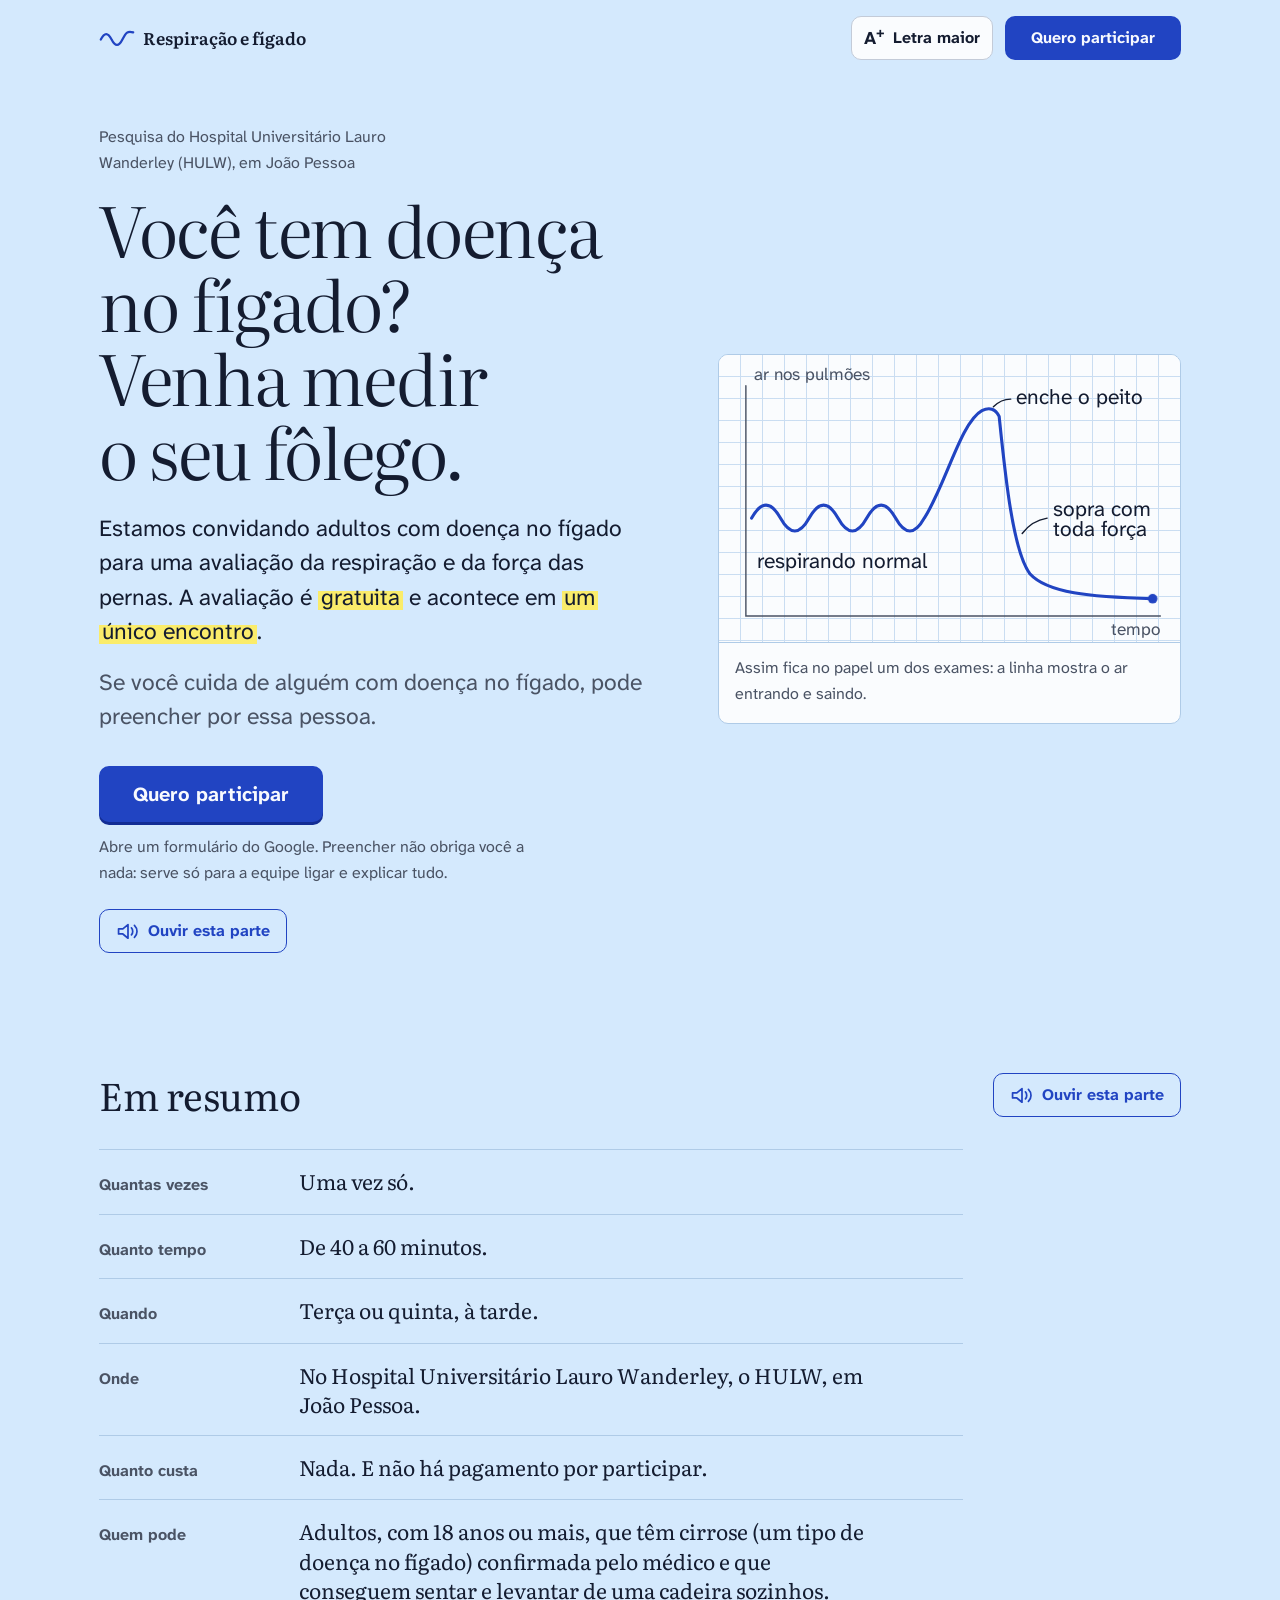
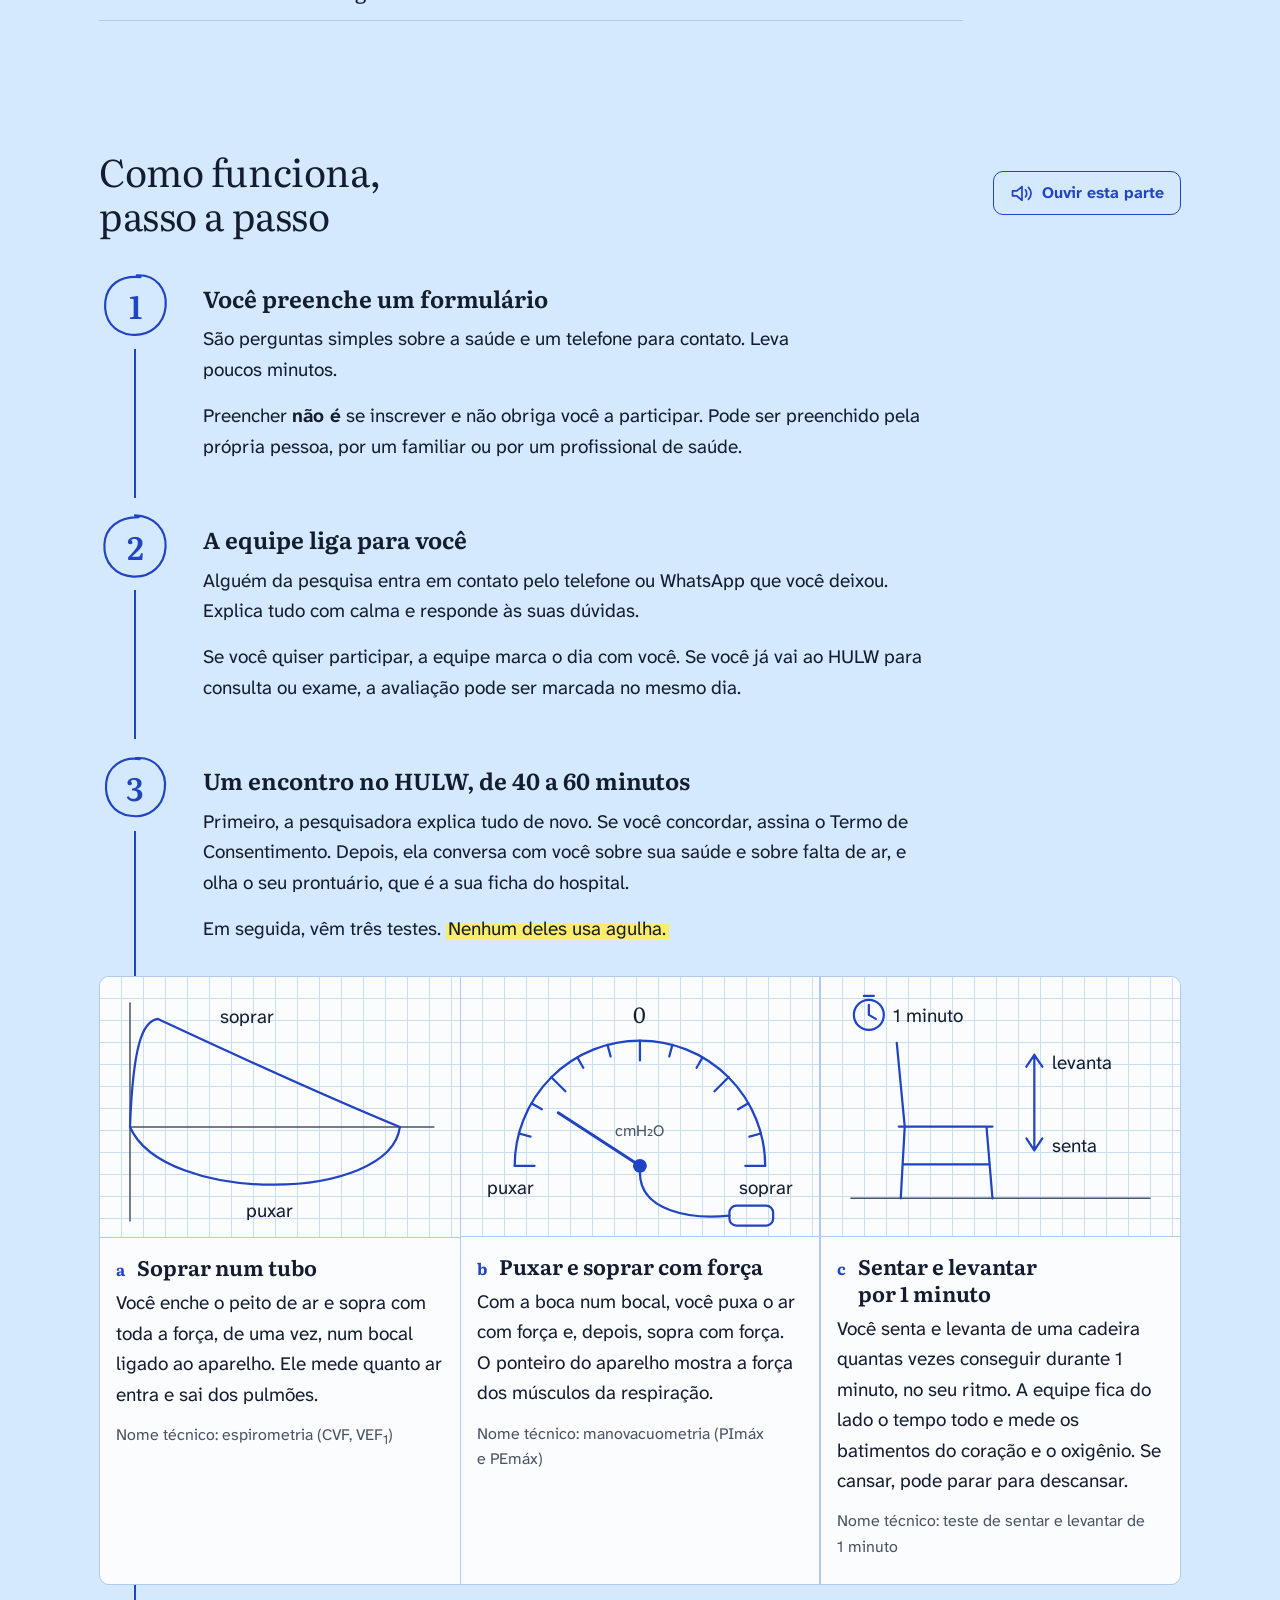
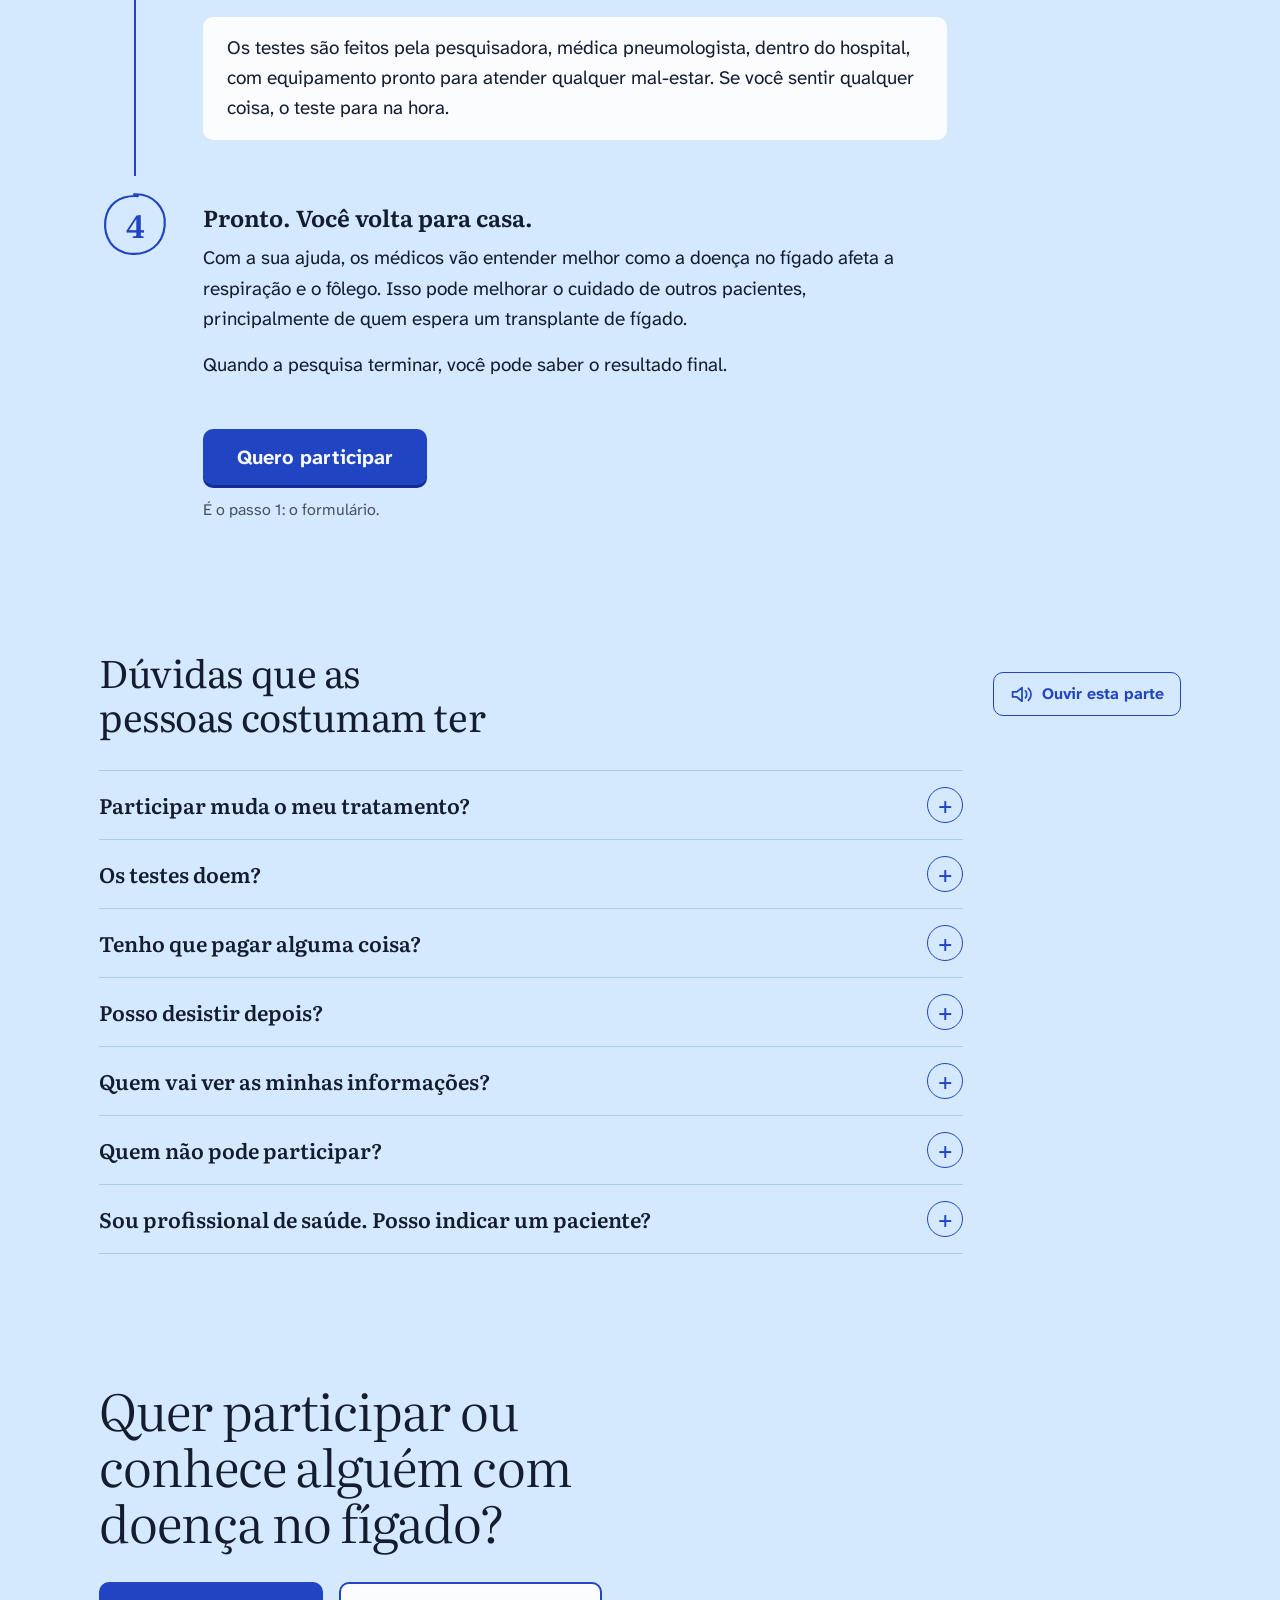
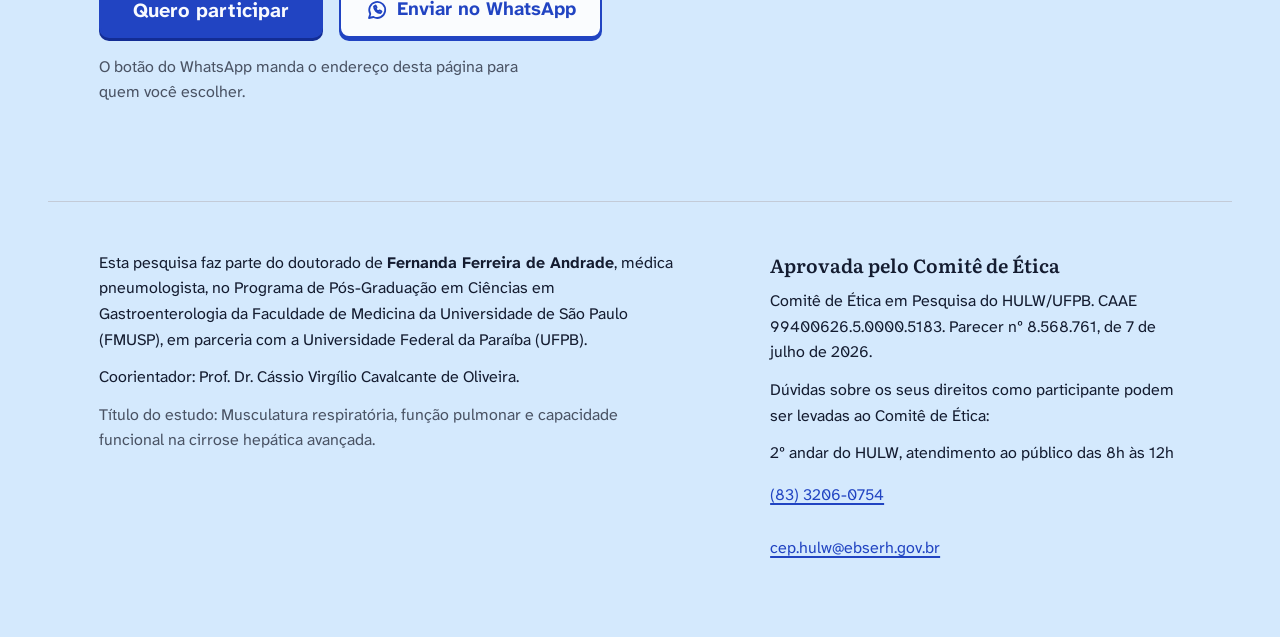
<file: index.html>
<!doctype html>
<html lang="pt-BR">
<head>
  <meta charset="utf-8">
  <meta name="viewport" content="width=device-width, initial-scale=1, viewport-fit=cover">
  <title>Pesquisa sobre respiração e fígado · HULW</title>
  <meta name="description" content="Pesquisa do Hospital Universitário Lauro Wanderley (HULW/UFPB), em João Pessoa, convida adultos com doença no fígado para uma avaliação gratuita da respiração e do fôlego, em um único encontro.">
  <meta name="theme-color" content="#d4e9fd">

  <meta property="og:type" content="website">
  <meta property="og:locale" content="pt_BR">
  <meta property="og:title" content="Você tem doença no fígado? Venha medir o seu fôlego.">
  <meta property="og:description" content="Avaliação gratuita da respiração, em um único encontro no HULW, em João Pessoa. Pesquisa aprovada pelo Comitê de Ética.">
  <meta property="og:image" content="https://mhfc-lgtm.github.io/pesquisa-respiracao-cirrose/assets/og.png">
  <meta property="og:image:width" content="1200">
  <meta property="og:image:height" content="630">
  <meta name="twitter:card" content="summary_large_image">

  <link rel="icon" href="assets/favicon.svg" type="image/svg+xml">
  <link rel="preconnect" href="https://fonts.googleapis.com">
  <link rel="preconnect" href="https://fonts.gstatic.com" crossorigin>
  <link rel="stylesheet" href="https://fonts.googleapis.com/css2?family=Atkinson+Hyperlegible+Next:ital,wght@0,400;0,700;1,400&family=Literata:opsz,wght@7..72,300..700&display=swap">
  <link rel="stylesheet" href="tokens.css">
  <link rel="stylesheet" href="styles.css">
  <script src="script.js" defer></script>
</head>
<body>
  <a class="skip" href="#conteudo">Pular para o conteúdo</a>

  <header class="topo">
    <a class="marca" href="#inicio" aria-label="Respiração e fígado, início da página">
      <svg class="marca__sinal" viewBox="0 0 40 24" aria-hidden="true">
        <path d="M2 14 C6 6 10 6 14 14 S22 22 26 14 S32 4 38 6" />
      </svg>
      <span class="marca__nome">Respiração e fígado</span>
    </a>
    <div class="topo__acoes">
      <button class="letra" type="button" aria-pressed="false" data-letra>
        <span aria-hidden="true">A<span class="letra__mais">+</span></span>
        <span class="letra__rotulo">Letra maior</span>
      </button>
      <a class="botao botao--topo" href="https://forms.gle/LZEvPkAZcpe3RCXU9">Quero participar</a>
    </div>
  </header>

  <main id="conteudo">

    <!-- Abertura -->
    <section class="abertura" id="inicio" aria-labelledby="titulo">
      <div class="abertura__texto" data-leitura>
        <p class="abertura__quem">Pesquisa do Hospital Universitário Lauro Wanderley (HULW), em João Pessoa</p>
        <h1 id="titulo">Você tem doença no fígado? Venha medir o seu fôlego.</h1>
        <p class="abertura__lede">Estamos convidando adultos com doença no fígado para uma avaliação da respiração e da força das pernas. A avaliação é <mark>gratuita</mark> e acontece em <mark>um único encontro</mark>.</p>
        <p class="abertura__lede abertura__lede--menor">Se você cuida de alguém com doença no fígado, pode preencher por essa pessoa.</p>

        <div class="chamada" data-nao-ler>
          <a class="botao botao--grande" href="https://forms.gle/LZEvPkAZcpe3RCXU9" data-cta-principal>Quero participar</a>
          <p class="chamada__nota">Abre um formulário do Google. Preencher não obriga você a nada: serve só para a equipe ligar e explicar tudo.</p>
        </div>

        <button class="ouvir" type="button" data-ouvir="inicio" data-nao-ler>
          <svg viewBox="0 0 28 24" aria-hidden="true"><path d="M3 9h5l6-5v16l-6-5H3z"/><path class="ouvir__onda" d="M18 8c2 2 2 6 0 8M21.5 5c4 4 4 10 0 14"/></svg>
          <span data-ouvir-rotulo>Ouvir esta parte</span>
        </button>
      </div>

      <figure class="prancha prancha--abertura" data-nao-ler>
        <svg class="traco" viewBox="0 0 480 300" role="img" aria-labelledby="traco-desc">
          <title id="traco-desc">Desenho de um exame de respiração: uma linha de caneta sobe e desce devagar enquanto a pessoa respira normal, sobe bem alto quando ela enche o peito e cai rápido quando ela sopra com toda força.</title>
          <path class="traco__eixo" d="M28 32 V272 H460" />
          <text class="traco__eixo-rotulo" x="36" y="26">ar nos pulmões</text>
          <text class="traco__eixo-rotulo" x="460" y="292" text-anchor="end">tempo</text>
          <path class="traco__linha" pathLength="1"
            d="M34 170 C44 152 54 152 64 170 C74 188 84 188 94 170 C104 152 114 152 124 170 C134 188 144 188 154 170 C164 152 174 152 184 170 C194 188 204 188 214 170 C236 136 252 70 274 58 C282 54 288 56 292 64 C298 122 306 204 324 228 C342 248 386 252 452 254" />
          <circle class="traco__ponta" cx="452" cy="254" r="5" />
          <g class="traco__nota traco__nota--1">
            <text x="40" y="222">respirando normal</text>
          </g>
          <g class="traco__nota traco__nota--2">
            <path d="M304 46 C296 46 290 50 286 54" />
            <text x="310" y="51">enche o peito</text>
          </g>
          <g class="traco__nota traco__nota--3">
            <path d="M342 170 C330 172 322 178 316 186" />
            <text x="348" y="168">sopra com</text>
            <text x="348" y="189">toda força</text>
          </g>
        </svg>
        <figcaption>Assim fica no papel um dos exames: a linha mostra o ar entrando e saindo.</figcaption>
      </figure>
    </section>

    <!-- Em resumo -->
    <section class="resumo" id="resumo" aria-labelledby="resumo-titulo">
      <div class="resumo__cabeca">
        <h2 id="resumo-titulo">Em resumo</h2>
        <button class="ouvir" type="button" data-ouvir="resumo" data-nao-ler>
          <svg viewBox="0 0 28 24" aria-hidden="true"><path d="M3 9h5l6-5v16l-6-5H3z"/><path class="ouvir__onda" d="M18 8c2 2 2 6 0 8M21.5 5c4 4 4 10 0 14"/></svg>
          <span data-ouvir-rotulo>Ouvir esta parte</span>
        </button>
      </div>
      <dl class="ficha" data-leitura>
        <div class="ficha__linha">
          <dt>Quantas vezes</dt>
          <dd>Uma vez só.</dd>
        </div>
        <div class="ficha__linha">
          <dt>Quanto tempo</dt>
          <dd>De 40 a 60 minutos.</dd>
        </div>
        <div class="ficha__linha">
          <dt>Quando</dt>
          <dd>Terça ou quinta, à tarde.</dd>
        </div>
        <div class="ficha__linha">
          <dt>Onde</dt>
          <dd>No Hospital Universitário Lauro Wanderley, o HULW, em João Pessoa.</dd>
        </div>
        <div class="ficha__linha">
          <dt>Quanto custa</dt>
          <dd>Nada. E não há pagamento por participar.</dd>
        </div>
        <div class="ficha__linha">
          <dt>Quem pode</dt>
          <dd>Adultos, com 18 anos ou mais, que têm cirrose (um tipo de doença no fígado) confirmada pelo médico e que conseguem sentar e levantar de uma cadeira sozinhos.</dd>
        </div>
      </dl>
    </section>

    <!-- Como funciona: a sequência real da participação -->
    <section class="percurso" id="como-funciona" aria-labelledby="percurso-titulo">
      <div class="percurso__cabeca">
        <h2 id="percurso-titulo">Como funciona, passo a passo</h2>
        <button class="ouvir" type="button" data-ouvir="como-funciona" data-nao-ler>
          <svg viewBox="0 0 28 24" aria-hidden="true"><path d="M3 9h5l6-5v16l-6-5H3z"/><path class="ouvir__onda" d="M18 8c2 2 2 6 0 8M21.5 5c4 4 4 10 0 14"/></svg>
          <span data-ouvir-rotulo>Ouvir esta parte</span>
        </button>
      </div>

      <ol class="etapas" data-leitura>
        <li class="etapa">
          <span class="etapa__num" aria-hidden="true">
            <svg viewBox="0 0 80 80"><path d="M42 7 C63 6 76 22 74 42 C72 62 56 75 36 73 C16 71 5 56 7 36 C9 18 23 7 46 9" /></svg>
            1
          </span>
          <div class="etapa__corpo">
            <h3>Você preenche um formulário</h3>
            <p>São perguntas simples sobre a saúde e um telefone para contato. Leva poucos minutos.</p>
            <p>Preencher <strong>não é</strong> se inscrever e não obriga você a participar. Pode ser preenchido pela própria pessoa, por um familiar ou por um profissional de saúde.</p>
          </div>
        </li>

        <li class="etapa">
          <span class="etapa__num" aria-hidden="true">
            <svg viewBox="0 0 80 80"><path d="M40 6 C61 7 75 21 74 41 C73 61 58 75 38 74 C18 73 5 58 6 38 C7 20 21 8 44 8" /></svg>
            2
          </span>
          <div class="etapa__corpo">
            <h3>A equipe liga para você</h3>
            <p>Alguém da pesquisa entra em contato pelo telefone ou WhatsApp que você deixou. Explica tudo com calma e responde às suas dúvidas.</p>
            <p>Se você quiser participar, a equipe marca o dia com você. Se você já vai ao HULW para consulta ou exame, a avaliação pode ser marcada no mesmo dia.</p>
          </div>
        </li>

        <li class="etapa etapa--larga">
          <span class="etapa__num" aria-hidden="true">
            <svg viewBox="0 0 80 80"><path d="M41 8 C62 6 76 23 73 43 C71 62 55 75 35 72 C16 70 6 54 8 35 C10 18 25 6 45 9" /></svg>
            3
          </span>
          <div class="etapa__corpo">
            <h3>Um encontro no HULW, de 40 a 60 minutos</h3>
            <p>Primeiro, a pesquisadora explica tudo de novo. Se você concordar, assina o Termo de Consentimento. Depois, ela conversa com você sobre sua saúde e sobre falta de ar, e olha o seu prontuário, que é a sua ficha do hospital.</p>
            <p>Em seguida, vêm três testes. <mark>Nenhum deles usa agulha.</mark></p>
          </div>

          <div class="testes">
            <figure class="prancha teste">
              <svg viewBox="0 0 360 260" role="img" aria-labelledby="t1-desc">
                <title id="t1-desc">Desenho do resultado do teste de sopro: uma curva sobe rápido quando a pessoa sopra e depois desce devagar.</title>
                <path class="eixo" d="M30 26 V244 M30 150 H334" />
                <path class="curva" d="M30 150 C33 70 42 44 58 42 C118 70 222 118 300 150 C290 226 64 228 30 150" />
                <text x="120" y="46">soprar</text>
                <text x="146" y="240">puxar</text>
              </svg>
              <figcaption>
                <h4><span class="painel__letra">a</span> Soprar num tubo</h4>
                <p>Você enche o peito de ar e sopra com toda a força, de uma vez, num bocal ligado ao aparelho. Ele mede quanto ar entra e sai dos pulmões.</p>
                <p class="tecnico">Nome técnico: espirometria (CVF, VEF<sub>1</sub>)</p>
              </figcaption>
            </figure>

            <figure class="prancha teste">
              <svg viewBox="0 0 360 260" role="img" aria-labelledby="t2-desc">
                <title id="t2-desc">Desenho de um medidor de força com ponteiro: de um lado mede a força para puxar o ar, do outro a força para soprar.</title>
                <path class="curva" d="M54 190 A126 126 0 0 1 306 190" />
                <path class="tique" d="M74.0 190.0L54.0 190.0 M69.9 160.5L58.3 157.4 M81.3 133.0L70.9 127.0 M105.0 115.0L90.9 100.9 M123.0 91.3L117.0 80.9 M150.5 79.9L147.4 68.3 M180.0 84.0L180.0 64.0 M209.5 79.9L212.6 68.3 M237.0 91.3L243.0 80.9 M255.0 115.0L269.1 100.9 M278.7 133.0L289.1 127.0 M290.1 160.5L301.7 157.4 M286.0 190.0L306.0 190.0" />
                <path class="ponteiro" d="M180 190 L97.8 136.6" />
                <circle class="eixo-cheio" cx="180" cy="190" r="7" />
                <path class="curva" d="M180 197 C180 236 232 244 270 240" />
                <rect class="curva" x="270" y="230" width="44" height="20" rx="7" />
                <text class="num" x="180" y="46" text-anchor="middle">0</text>
                <text x="26" y="218">puxar</text>
                <text x="334" y="218" text-anchor="end">soprar</text>
                <text class="pequeno" x="180" y="160" text-anchor="middle">cmH₂O</text>
              </svg>
              <figcaption>
                <h4><span class="painel__letra">b</span> Puxar e soprar com força</h4>
                <p>Com a boca num bocal, você puxa o ar com força e, depois, sopra com força. O ponteiro do aparelho mostra a força dos músculos da respiração.</p>
                <p class="tecnico">Nome técnico: manovacuometria (PImáx e PEmáx)</p>
              </figcaption>
            </figure>

            <figure class="prancha teste">
              <svg viewBox="0 0 360 260" role="img" aria-labelledby="t3-desc">
                <title id="t3-desc">Desenho de uma cadeira vista de lado, com uma seta para cima e para baixo indicando sentar e levantar, e um cronômetro marcando um minuto.</title>
                <path class="eixo" d="M30 222 H330" />
                <path class="curva" d="M84 150 L76 66 M78 150 H172 M84 150 L80 222 M166 150 L172 222 M82 188 H168" />
                <path class="seta" d="M214 78 V174 M206 90 L214 78 L222 90 M206 162 L214 174 L222 162" />
                <text x="232" y="92">levanta</text>
                <text x="232" y="176">senta</text>
                <circle class="curva" cx="48" cy="38" r="15" />
                <path class="curva" d="M48 38 V28 M48 38 L55 42 M43 19 H53" />
                <text x="72" y="45">1 minuto</text>
              </svg>
              <figcaption>
                <h4><span class="painel__letra">c</span> Sentar e levantar por 1 minuto</h4>
                <p>Você senta e levanta de uma cadeira quantas vezes conseguir durante 1 minuto, no seu ritmo. A equipe fica do lado o tempo todo e mede os batimentos do coração e o oxigênio. Se cansar, pode parar para descansar.</p>
                <p class="tecnico">Nome técnico: teste de sentar e levantar de 1 minuto</p>
              </figcaption>
            </figure>
          </div>

          <p class="etapa__aviso">Os testes são feitos pela pesquisadora, médica pneumologista, dentro do hospital, com equipamento pronto para atender qualquer mal-estar. Se você sentir qualquer coisa, o teste para na hora.</p>
        </li>

        <li class="etapa">
          <span class="etapa__num" aria-hidden="true">
            <svg viewBox="0 0 80 80"><path d="M39 7 C60 6 75 22 73 42 C71 63 55 75 35 73 C15 71 5 55 7 36 C9 19 22 8 43 9" /></svg>
            4
          </span>
          <div class="etapa__corpo">
            <h3>Pronto. Você volta para casa.</h3>
            <p>Com a sua ajuda, os médicos vão entender melhor como a doença no fígado afeta a respiração e o fôlego. Isso pode melhorar o cuidado de outros pacientes, principalmente de quem espera um transplante de fígado.</p>
            <p>Quando a pesquisa terminar, você pode saber o resultado final.</p>
          </div>
        </li>
      </ol>

      <div class="chamada chamada--meio" data-nao-ler>
        <a class="botao botao--grande" href="https://forms.gle/LZEvPkAZcpe3RCXU9">Quero participar</a>
        <p class="chamada__nota">É o passo 1: o formulário.</p>
      </div>
    </section>

    <!-- Dúvidas -->
    <section class="duvidas" id="duvidas" aria-labelledby="duvidas-titulo">
      <div class="duvidas__cabeca">
        <h2 id="duvidas-titulo">Dúvidas que as pessoas costumam ter</h2>
        <button class="ouvir" type="button" data-ouvir="duvidas" data-nao-ler>
          <svg viewBox="0 0 28 24" aria-hidden="true"><path d="M3 9h5l6-5v16l-6-5H3z"/><path class="ouvir__onda" d="M18 8c2 2 2 6 0 8M21.5 5c4 4 4 10 0 14"/></svg>
          <span data-ouvir-rotulo>Ouvir esta parte</span>
        </button>
      </div>

      <div class="perguntas" data-leitura>
        <details>
          <summary>Participar muda o meu tratamento?</summary>
          <div class="resposta">
            <p>Não. Participar ou não participar <mark>não muda em nada o seu tratamento</mark> no hospital. Você continua sendo atendido do mesmo jeito.</p>
          </div>
        </details>
        <details>
          <summary>Os testes doem?</summary>
          <div class="resposta">
            <p>Nenhum teste usa agulha nem tira sangue. Você pode sentir cansaço, tosse, falta de ar leve ou uma tontura que passa logo. Se sentir qualquer desconforto, o teste é interrompido na hora e a equipe cuida de você.</p>
          </div>
        </details>
        <details>
          <summary>Tenho que pagar alguma coisa?</summary>
          <div class="resposta">
            <p>Não. Tudo é gratuito. Também não há pagamento por participar. Se você tiver algum gasto por causa da pesquisa, tem direito a ser ressarcido.</p>
          </div>
        </details>
        <details>
          <summary>Posso desistir depois?</summary>
          <div class="resposta">
            <p>Pode, a qualquer momento, mesmo depois de assinar o termo. Basta avisar. Você não perde nada por isso.</p>
          </div>
        </details>
        <details>
          <summary>Quem vai ver as minhas informações?</summary>
          <div class="resposta">
            <p>Só a equipe da pesquisa. Seus dados ganham um código no lugar do nome e ficam guardados com segurança. Quando os resultados forem publicados, ninguém vai saber quem participou.</p>
          </div>
        </details>
        <details>
          <summary>Quem não pode participar?</summary>
          <div class="resposta">
            <p>Pessoas com doença dos nervos ou dos músculos, com doença grave do pulmão, ou que não estejam bem de saúde no dia. Na dúvida, preencha o formulário: a equipe confere com você por telefone.</p>
          </div>
        </details>
        <details>
          <summary>Sou profissional de saúde. Posso indicar um paciente?</summary>
          <div class="resposta">
            <p>Pode. No formulário, escolha a opção “Sou profissional de saúde indicando um paciente” e deixe o contato da pessoa, com a autorização dela.</p>
          </div>
        </details>
      </div>
    </section>

    <!-- Fecho -->
    <section class="fecho" id="participar" aria-labelledby="fecho-titulo">
      <h2 id="fecho-titulo">Quer participar ou conhece alguém com doença no fígado?</h2>
      <div class="fecho__acoes">
        <a class="botao botao--grande" href="https://forms.gle/LZEvPkAZcpe3RCXU9" data-cta-final>Quero participar</a>
        <a class="botao botao--contorno" href="https://wa.me/?text=Pesquisa%20do%20HULW%20sobre%20respira%C3%A7%C3%A3o%20e%20doen%C3%A7a%20no%20f%C3%ADgado%3A%20avalia%C3%A7%C3%A3o%20gratuita%2C%20em%20um%20%C3%BAnico%20encontro.%20Veja%3A%20https%3A%2F%2Fmhfc-lgtm.github.io%2Fpesquisa-respiracao-cirrose%2F" data-whatsapp>
          <svg viewBox="0 0 24 24" aria-hidden="true"><path d="M4 20l1.3-4A8 8 0 1 1 8.4 19z"/><path d="M9 8.5c0 3.5 3 6.5 6.5 6.5l1-1.6-2-1-1 1c-1.2-.5-2.4-1.7-2.9-2.9l1-1-1-2z"/></svg>
          Enviar no WhatsApp
        </a>
      </div>
      <p class="fecho__nota">O botão do WhatsApp manda o endereço desta página para quem você escolher.</p>
    </section>
  </main>

  <footer class="rodape">
    <div class="rodape__carta">
      <p>Esta pesquisa faz parte do doutorado de <strong>Fernanda Ferreira de Andrade</strong>, médica pneumologista, no Programa de Pós-Graduação em Ciências em Gastroenterologia da Faculdade de Medicina da Universidade de São Paulo (FMUSP), em parceria com a Universidade Federal da Paraíba (UFPB).</p>
      <p>Coorientador: Prof. Dr. Cássio Virgílio Cavalcante de Oliveira.</p>
      <p class="rodape__titulo-estudo">Título do estudo: Musculatura respiratória, função pulmonar e capacidade funcional na cirrose hepática avançada.</p>
    </div>
    <div class="rodape__etica">
      <h2 class="rodape__h">Aprovada pelo Comitê de Ética</h2>
      <p>Comitê de Ética em Pesquisa do HULW/UFPB. CAAE 99400626.5.0000.5183. Parecer nº 8.568.761, de 7 de julho de 2026.</p>
      <p>Dúvidas sobre os seus direitos como participante podem ser levadas ao Comitê de Ética:</p>
      <ul class="rodape__contato">
        <li>2º andar do HULW, atendimento ao público das 8h às 12h</li>
        <li><a href="tel:+558332060754">(83) 3206-0754</a></li>
        <li><a href="mailto:cep.hulw@ebserh.gov.br">cep.hulw@ebserh.gov.br</a></li>
      </ul>
    </div>
  </footer>

  <!-- Barra fixa no celular -->
  <div class="barra" data-barra hidden>
    <a class="botao botao--barra" href="https://forms.gle/LZEvPkAZcpe3RCXU9">Quero participar</a>
  </div>
</body>
</html>
</file>
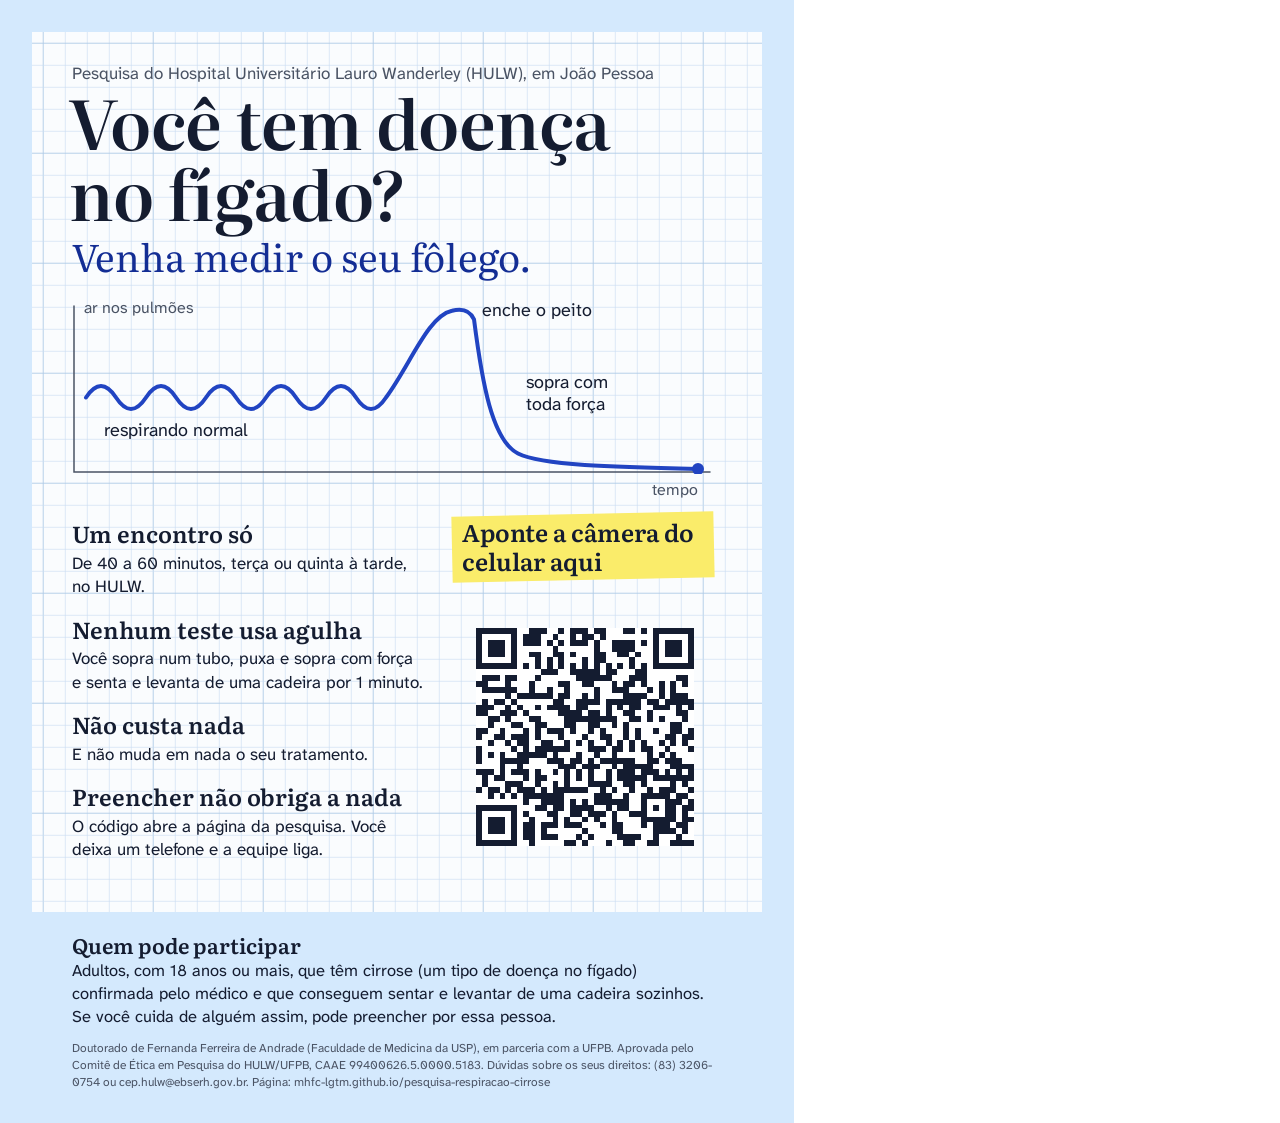
<file: cartaz/index.html>
<!doctype html>
<html lang="pt-BR">
<head>
  <meta charset="utf-8">
  <meta name="viewport" content="width=device-width, initial-scale=1">
  <title>Cartaz: respiração e fígado</title>
  <meta name="robots" content="noindex">
  <link rel="preconnect" href="https://fonts.googleapis.com">
  <link rel="preconnect" href="https://fonts.gstatic.com" crossorigin>
  <link rel="stylesheet" href="https://fonts.googleapis.com/css2?family=Atkinson+Hyperlegible+Next:wght@400;700&family=Literata:opsz,wght@7..72,400;7..72,600&display=swap">
  <style>
    /* Cartaz A4 (794 x 1123 px) para imprimir e afixar no HULW.
       Mesma identidade do site: folha quadriculada sobre a mesa azul-céu,
       traço de caneta azul e marca-texto. Tudo em posição absoluta para
       a importação no Canva manter o lugar de cada elemento. */
    html, body { margin: 0; background: #FFFFFF; }
    .pagina {
      position: relative; width: 794px; height: 1123px; overflow: hidden;
      background: #D4E9FD; color: #141C30;
      font-family: "Atkinson Hyperlegible Next", "Segoe UI", sans-serif;
    }
    .abs { position: absolute; margin: 0; }
    .serif { font-family: "Literata", Georgia, serif; }

    .folha { left: 32px; top: 32px; width: 730px; height: 880px; }

    .quem-faz { left: 72px; top: 62px; width: 640px; font-size: 17px; line-height: 1.3; color: #4A5364; }
    .titulo { left: 69px; top: 86px; width: 580px; font-size: 68px; line-height: 1.04; font-weight: 600; letter-spacing: -0.01em; }
    .convite { left: 72px; top: 234px; width: 640px; font-size: 38px; line-height: 1.15; font-weight: 400; color: #132D94; }

    .traco { left: 72px; top: 304px; width: 640px; height: 170px; }
    .rotulo { font-size: 16px; line-height: 1.2; color: #4A5364; }
    .r-eixo { left: 84px; top: 298px; }
    .r-tempo { left: 652px; top: 480px; }
    .r-normal { left: 104px; top: 420px; font-size: 18px; color: #141C30; }
    .r-enche { left: 482px; top: 300px; font-size: 18px; color: #141C30; }
    .r-sopra { left: 526px; top: 372px; width: 110px; font-size: 18px; color: #141C30; }

    .fatos { left: 72px; top: 520px; width: 352px; }
    .fato { margin: 0 0 17px; }
    .fato h2 { margin: 0 0 4px; font-family: "Literata", Georgia, serif; font-size: 23px; line-height: 1.2; font-weight: 600; }
    .fato p { margin: 0; font-size: 17px; line-height: 1.38; }

    .marca { left: 452px; top: 514px; width: 262px; height: 66px; background: #FAEC6A; transform: rotate(-1.2deg); }
    .aponte { left: 462px; top: 518px; width: 250px; font-size: 24px; line-height: 1.2; font-weight: 600; }
    .qr { left: 476px; top: 628px; width: 218px; height: 218px; image-rendering: pixelated; }

    .quem-pode-h { left: 72px; top: 932px; width: 650px; font-size: 21px; line-height: 1.2; font-weight: 600; }
    .quem-pode { left: 72px; top: 960px; width: 650px; font-size: 16.5px; line-height: 1.38; }
    .creditos { left: 72px; top: 1040px; width: 650px; font-size: 12px; line-height: 1.42; color: #4A5364; }
  </style>
</head>
<body>
  <div class="pagina" data-document-role="page" data-label="Cartaz A4">
    <img class="abs folha" src="grade.png" alt="">

    <p class="abs quem-faz">Pesquisa do Hospital Universitário Lauro Wanderley (HULW), em João Pessoa</p>
    <h1 class="abs titulo serif">Você tem doença no fígado?</h1>
    <p class="abs convite serif">Venha medir o seu fôlego.</p>

    <img class="abs traco" src="traco.svg" alt="Desenho de um exame de respiração: a linha sobe e desce devagar na respiração normal, sobe bem alto quando a pessoa enche o peito e cai rápido quando ela sopra com toda força.">
    <p class="abs rotulo r-eixo">ar nos pulmões</p>
    <p class="abs rotulo r-tempo">tempo</p>
    <p class="abs rotulo r-normal">respirando normal</p>
    <p class="abs rotulo r-enche">enche o peito</p>
    <p class="abs rotulo r-sopra">sopra com toda força</p>

    <div class="abs fatos">
      <div class="fato">
        <h2>Um encontro só</h2>
        <p>De 40 a 60 minutos, terça ou quinta à tarde, no HULW.</p>
      </div>
      <div class="fato">
        <h2>Nenhum teste usa agulha</h2>
        <p>Você sopra num tubo, puxa e sopra com força e senta e levanta de uma cadeira por 1 minuto.</p>
      </div>
      <div class="fato">
        <h2>Não custa nada</h2>
        <p>E não muda em nada o seu tratamento.</p>
      </div>
      <div class="fato">
        <h2>Preencher não obriga a nada</h2>
        <p>O código abre a página da pesquisa. Você deixa um telefone e a equipe liga.</p>
      </div>
    </div>

    <div class="abs marca"></div>
    <p class="abs aponte serif">Aponte a câmera do celular aqui</p>
    <img class="abs qr" src="qr.png" alt="Código QR que abre a página da pesquisa: mhfc-lgtm.github.io/pesquisa-respiracao-cirrose">

    <p class="abs quem-pode-h serif">Quem pode participar</p>
    <p class="abs quem-pode">Adultos, com 18 anos ou mais, que têm cirrose (um tipo de doença no fígado) confirmada pelo médico e que conseguem sentar e levantar de uma cadeira sozinhos. Se você cuida de alguém assim, pode preencher por essa pessoa.</p>
    <p class="abs creditos">Doutorado de Fernanda Ferreira de Andrade (Faculdade de Medicina da USP), em parceria com a UFPB. Aprovada pelo Comitê de Ética em Pesquisa do HULW/UFPB, CAAE 99400626.5.0000.5183. Dúvidas sobre os seus direitos: (83) 3206-0754 ou cep.hulw@ebserh.gov.br. Página: mhfc-lgtm.github.io/pesquisa-respiracao-cirrose</p>
  </div>
</body>
</html>
</file>
<file: tokens.css>
/* Hallmark · tokens · route: custom (tuned)
 * vibe: "caderno quadriculado de exame, caneta azul, marca-texto"
 * axes: light / roman-serif / cool (ballpoint blue ~266°)
 */
:root {
  /* Papel e tinta */
  --color-paper:      oklch(92.5% 0.035 245);  /* azul-céu claro: a "mesa" */
  --color-paper-2:    oklch(99%   0.004 255);  /* folha branca */
  --color-paper-3:    oklch(94.5% 0.014 255);
  --color-grid:       oklch(89%   0.035 250);
  --color-grid-major: oklch(83%   0.050 250);
  --color-rule:       oklch(84%   0.020 258);
  --color-muted:      oklch(44%   0.030 262);
  --color-ink:        oklch(23%   0.040 265);

  /* Caneta esferográfica azul (acento) e marca-texto */
  --color-pen:        oklch(45%   0.200 266);
  --color-pen-deep:   oklch(36%   0.170 266);
  --color-pen-wash:   oklch(93%   0.030 266);
  --color-on-pen:     oklch(98.5% 0.005 255);
  --color-mark:       oklch(93%   0.150 103);
  --color-focus:      oklch(50%   0.220 266);

  /* Tipos */
  --font-display: "Literata", "Iowan Old Style", Georgia, serif;
  --font-body:    "Atkinson Hyperlegible Next", "Segoe UI", Roboto, sans-serif;

  /* Escala (terça maior, base 19px) */
  --text-sm:      1rem;
  --text-base:    1.1875rem;
  --text-md:      1.4375rem;
  --text-lg:      clamp(1.75rem, 1.6vw + 1.2rem, 2.375rem);
  --text-display: clamp(2.5rem, 4.2vw + 1rem, 4.5rem);

  /* Espaço (4 pt) */
  --space-2xs: 0.25rem;
  --space-xs:  0.5rem;
  --space-sm:  0.75rem;
  --space-md:  1rem;
  --space-lg:  1.5rem;
  --space-xl:  2rem;
  --space-2xl: 3rem;
  --space-3xl: 4rem;
  --space-4xl: 6rem;
  --space-5xl: 8rem;

  /* Quadriculado */
  --grid-cell: 22px;

  /* Traço e cantos */
  --rule-hair: 1px;
  --rule-pen:  2.25px;
  --radius-sm: 4px;
  --radius-md: 10px;

  /* Movimento */
  --ease-out:    cubic-bezier(0.16, 1, 0.3, 1);
  --ease-in:     cubic-bezier(0.7, 0, 0.84, 0);
  --ease-in-out: cubic-bezier(0.65, 0, 0.35, 1);
  --dur-micro: 120ms;
  --dur-short: 220ms;
  --dur-long:  420ms;
  --dur-trace: 2600ms;

  /* Camadas */
  --z-bar:  20;
  --z-skip: 30;
}
</file>
<file: styles.css>
/* Hallmark · macrostructure: Narrative Workflow · F4 step knobs: numbering=1/2/3 em círculo de caneta, layout=vertical, connector=linha de caneta
 * theme: custom · vibe: "caderno quadriculado de exame, caneta azul, marca-texto"
 * paper: oklch(92.5% 0.035 245) azul-céu (folhas em oklch(99% 0.004 255)) · accent: oklch(45% 0.2 266) caneta azul · highlighter: oklch(93% 0.15 103)
 * display: Literata · body: Atkinson Hyperlegible Next · axes: light / roman-serif / cool
 * nav: N9 edge-aligned · footer: Ft6 letter close (variação: créditos + ética) · enrichment: Tier B hand-built SVG (prancha com painéis a/b/c)
 * motion: traço de caneta desenhando o espirograma + marca-texto passando (uma sequência, só no carregamento)
 * studied: no · context: explicit (público de baixa escolaridade, CTA único = Google Forms)
 * Hallmark · pre-emit critique: P5 H4 E4 S5 R4 V5
 */

/* ---------- Base ---------- */
*, *::before, *::after { box-sizing: border-box; }

html {
  overflow-x: clip;
  -webkit-text-size-adjust: 100%;
  color-scheme: light;
  scroll-behavior: smooth;
}
html.letra-maior { font-size: 118.75%; }

body {
  margin: 0;
  overflow-x: clip;
  background: var(--color-paper);
  color: var(--color-ink);
  font-family: var(--font-body);
  font-size: var(--text-base);
  line-height: 1.6;
  text-rendering: optimizeLegibility;
}

h1, h2, h3, h4 {
  font-family: var(--font-display);
  font-optical-sizing: auto;
  font-style: normal;
  color: var(--color-ink);
  margin: 0;
  min-width: 0;
  overflow-wrap: anywhere;
  text-wrap: balance;
}

p { margin: 0; text-wrap: pretty; }
p + p { margin-top: var(--space-md); }

a { color: var(--color-pen); text-decoration-thickness: 1.5px; text-underline-offset: 0.2em; }
a:hover { color: var(--color-pen-deep); }

strong { font-weight: 700; }

mark {
  color: inherit;
  padding-inline: 0.12em;
  background-image: linear-gradient(to bottom, transparent 30%, var(--color-mark) 30%, var(--color-mark) 92%, transparent 92%);
  background-repeat: no-repeat;
  background-size: 100% 100%;
  background-color: transparent;
  -webkit-box-decoration-break: clone;
  box-decoration-break: clone;
}

:focus-visible {
  outline: 3px solid var(--color-focus);
  outline-offset: 3px;
  border-radius: var(--radius-sm);
}

.skip {
  position: absolute;
  left: var(--space-md);
  top: calc(-1 * var(--space-4xl));
  z-index: var(--z-skip);
  padding: var(--space-sm) var(--space-md);
  background: var(--color-ink);
  color: var(--color-paper);
  font-weight: 700;
  border-radius: var(--radius-sm);
}
.skip:focus { top: var(--space-md); color: var(--color-paper); }

/* Moldura comum: largura máxima + calha lateral de 16 px no celular */
.topo,
.abertura,
.resumo,
.percurso,
.duvidas,
.fecho,
.rodape {
  width: 100%;
  max-width: 74rem;
  margin-inline: auto;
  padding-inline: max(var(--space-md), env(safe-area-inset-left));
}
@media (min-width: 40rem) {
  .topo, .abertura, .resumo, .percurso, .duvidas, .fecho, .rodape {
    padding-inline: clamp(var(--space-xl), 4vw, var(--space-3xl));
  }
}

/* ---------- Botões ---------- */
.botao {
  display: inline-flex;
  align-items: center;
  justify-content: center;
  gap: var(--space-xs);
  min-height: 3rem;
  padding: 0 var(--space-lg);
  border-radius: var(--radius-md);
  font-family: var(--font-body);
  font-weight: 700;
  font-size: var(--text-base);
  line-height: 1.1;
  text-decoration: none;
  white-space: nowrap;
  background: var(--color-pen);
  color: var(--color-on-pen);
  border: 2px solid var(--color-pen);
  box-shadow: 0 3px 0 var(--color-pen-deep);
  transition: background-color var(--dur-micro) var(--ease-out), transform var(--dur-micro) var(--ease-out), box-shadow var(--dur-micro) var(--ease-out);
}
.botao:hover { background: var(--color-pen-deep); color: var(--color-on-pen); }
.botao:active { transform: translateY(3px); box-shadow: 0 0 0 var(--color-pen-deep); }

.botao--grande {
  min-height: 3.5rem;
  padding-inline: var(--space-xl);
  font-size: 1.25rem;
}

.botao--contorno {
  background: var(--color-paper-2);
  color: var(--color-pen);
  box-shadow: 0 3px 0 var(--color-pen);
}
.botao--contorno:hover { background: var(--color-pen-wash); color: var(--color-pen-deep); }
.botao--contorno svg {
  width: 1.5rem;
  height: 1.5rem;
  fill: none;
  stroke: currentColor;
  stroke-width: 1.8;
  stroke-linecap: round;
  stroke-linejoin: round;
}

/* Ouvir: lê a seção em voz alta */
.ouvir {
  display: inline-flex;
  align-items: center;
  gap: var(--space-xs);
  min-height: 2.75rem;
  padding: 0 var(--space-md);
  border: 1.5px solid var(--color-pen);
  border-radius: var(--radius-md);
  background: transparent;
  color: var(--color-pen);
  font: 700 var(--text-sm) / 1 var(--font-body);
  white-space: nowrap;
  cursor: pointer;
  transition: background-color var(--dur-micro) var(--ease-out), transform var(--dur-micro) var(--ease-out);
}
.ouvir:hover { background: var(--color-paper-2); }
.ouvir:active { transform: translateY(1px); }
.ouvir svg {
  width: 1.5rem;
  height: 1.3rem;
  fill: none;
  stroke: currentColor;
  stroke-width: 2;
  stroke-linecap: round;
  stroke-linejoin: round;
}
.ouvir[aria-pressed="true"] { background: var(--color-pen); color: var(--color-on-pen); }
.sem-voz .ouvir { display: none; }

@media (prefers-reduced-motion: no-preference) {
  .ouvir[aria-pressed="true"] .ouvir__onda { animation: onda 900ms var(--ease-in-out) infinite alternate; }
  @keyframes onda { from { opacity: 0.25; } to { opacity: 1; } }
}

/* ---------- Topo (N9: marca à esquerda, ações à direita) ---------- */
.topo {
  display: flex;
  align-items: center;
  justify-content: space-between;
  gap: var(--space-md);
  padding-block: var(--space-md);
}

.marca {
  display: inline-flex;
  align-items: center;
  gap: var(--space-xs);
  color: var(--color-ink);
  text-decoration: none;
  min-height: 2.75rem;
}
.marca:hover { color: var(--color-ink); }
.marca__sinal {
  width: 2.25rem;
  height: 1.35rem;
  flex: none;
  fill: none;
  stroke: var(--color-pen);
  stroke-width: 2.5;
  stroke-linecap: round;
}
.marca__nome {
  font-family: var(--font-display);
  font-weight: 600;
  font-size: 1.0625rem;
  line-height: 1.15;
  letter-spacing: -0.005em;
}

.topo__acoes { display: flex; align-items: center; gap: var(--space-sm); flex: none; }

.letra {
  display: inline-flex;
  align-items: center;
  gap: var(--space-xs);
  min-height: 2.75rem;
  min-width: 2.75rem;
  padding: 0 var(--space-sm);
  border: 1.5px solid var(--color-rule);
  border-radius: var(--radius-md);
  background: var(--color-paper-2);
  color: var(--color-ink);
  font: 700 1.125rem / 1 var(--font-body);
  cursor: pointer;
  white-space: nowrap;
}
.letra__mais { font-size: 0.8em; vertical-align: super; line-height: 0; }
.letra__rotulo {
  font-size: var(--text-sm);
  position: absolute;
  width: 1px;
  height: 1px;
  overflow: hidden;
  clip-path: inset(50%);
  white-space: nowrap;
}
.letra:hover { border-color: var(--color-pen); }
.letra:active { transform: translateY(1px); }
.letra[aria-pressed="true"] { border-color: var(--color-pen); background: var(--color-pen); color: var(--color-on-pen); }

.botao--topo { display: none; min-height: 2.75rem; font-size: var(--text-sm); box-shadow: none; }
.botao--topo:active { transform: none; }

@media (min-width: 30rem) {
  .letra__rotulo { position: static; width: auto; height: auto; overflow: visible; clip-path: none; }
}
@media (min-width: 60rem) {
  .botao--topo { display: inline-flex; }
}

/* ---------- Abertura ---------- */
.abertura {
  display: grid;
  gap: var(--space-2xl);
  padding-block: var(--space-xl) var(--space-3xl);
}

.abertura__quem {
  color: var(--color-muted);
  font-size: var(--text-sm);
  max-width: 34ch;
  margin-bottom: var(--space-md);
}

.abertura h1 {
  font-size: var(--text-display);
  font-weight: 340;
  line-height: 1.06;
  letter-spacing: -0.02em;
  max-width: 15ch;
  margin-bottom: var(--space-lg);
}

.abertura__lede {
  font-size: 1.3125rem;
  line-height: 1.5;
  max-width: 40ch;
}
.abertura__lede--menor { font-size: var(--text-base); color: var(--color-muted); }
.abertura__lede + .abertura__lede { margin-top: var(--space-md); }

.chamada { margin-top: var(--space-xl); }
.chamada .botao--grande { width: 100%; }
.chamada__nota {
  margin-top: var(--space-sm);
  font-size: var(--text-sm);
  color: var(--color-muted);
  max-width: 46ch;
}

.abertura .ouvir { margin-top: var(--space-lg); }

@media (min-width: 40rem) {
  .chamada .botao--grande { width: auto; }
}
@media (min-width: 60rem) {
  .abertura {
    grid-template-columns: minmax(0, 6fr) minmax(0, 5fr);
    align-items: center;
    gap: var(--space-3xl);
    padding-block: var(--space-2xl) var(--space-4xl);
  }
  .abertura__lede { font-size: var(--text-md); }
}

/* ---------- Prancha (papel quadriculado) ---------- */
.prancha {
  margin: 0;
  background: var(--color-paper-2);
  border: var(--rule-hair) solid var(--color-grid-major);
  border-radius: var(--radius-md);
  overflow: hidden;
}

.prancha svg {
  display: block;
  width: 100%;
  height: auto;
  background-color: var(--color-paper-2);
  background-image:
    linear-gradient(var(--color-grid) var(--rule-hair), transparent var(--rule-hair)),
    linear-gradient(90deg, var(--color-grid) var(--rule-hair), transparent var(--rule-hair));
  background-size: var(--grid-cell) var(--grid-cell);
  background-position: -1px -1px;
}

.prancha svg text {
  font-family: var(--font-body);
  font-size: 19px;
  fill: var(--color-ink);
}
.prancha svg .pequeno { font-size: 16px; fill: var(--color-muted); }
.prancha svg .num { font-family: var(--font-display); font-size: 22px; }

.prancha .eixo { fill: none; stroke: var(--color-muted); stroke-width: 1.5; stroke-linecap: round; }
.prancha .curva,
.prancha .tique,
.prancha .ponteiro,
.prancha .caminho,
.prancha .seta {
  fill: none;
  stroke: var(--color-pen);
  stroke-width: var(--rule-pen);
  stroke-linecap: round;
  stroke-linejoin: round;
}
.prancha .ponteiro { stroke-width: 3; }
.prancha .caminho { stroke-dasharray: 1 8; stroke-width: 3; }
.prancha .eixo-cheio { fill: var(--color-pen); }

.prancha--abertura { max-width: 34rem; }
@media (min-width: 60rem) { .prancha--abertura { max-width: none; } }

.prancha--abertura figcaption {
  padding: var(--space-sm) var(--space-md) var(--space-md);
  border-top: var(--rule-hair) solid var(--color-grid-major);
  font-size: var(--text-sm);
  color: var(--color-muted);
}

/* Traço da abertura */
.traco__eixo { fill: none; stroke: var(--color-muted); stroke-width: 1.5; stroke-linecap: round; }
.prancha .traco__eixo-rotulo { font-size: 18px; fill: var(--color-muted); }
.traco__linha {
  fill: none;
  stroke: var(--color-pen);
  stroke-width: 3.25;
  stroke-linecap: round;
  stroke-linejoin: round;
}
.traco__ponta { fill: var(--color-pen); }
.prancha .traco__nota text { font-size: 22px; fill: var(--color-ink); }
.traco__nota path { fill: none; stroke: var(--color-ink); stroke-width: 1.5; stroke-linecap: round; }

@media (prefers-reduced-motion: no-preference) {
  .traco__linha {
    stroke-dasharray: 1;
    stroke-dashoffset: 1;
    animation: desenha var(--dur-trace) var(--ease-in-out) 300ms forwards;
  }
  .traco__ponta,
  .traco__nota {
    opacity: 0;
    animation: aparece var(--dur-long) var(--ease-out) forwards;
  }
  .traco__nota--1 { animation-delay: 900ms; }
  .traco__nota--2 { animation-delay: 1900ms; }
  .traco__nota--3 { animation-delay: 2500ms; }
  .traco__ponta   { animation-delay: 2850ms; }

  .abertura mark {
    background-size: 0% 100%;
    animation: grifa 520ms var(--ease-out) forwards;
  }
  .abertura mark:nth-of-type(1) { animation-delay: 700ms; }
  .abertura mark:nth-of-type(2) { animation-delay: 1150ms; }

  @keyframes desenha { to { stroke-dashoffset: 0; } }
  @keyframes aparece { to { opacity: 1; } }
  @keyframes grifa   { to { background-size: 100% 100%; } }
}

/* ---------- Cabeças de seção (título + ouvir) ---------- */
.resumo__cabeca,
.percurso__cabeca,
.duvidas__cabeca {
  display: flex;
  flex-wrap: wrap;
  align-items: center;
  justify-content: space-between;
  gap: var(--space-md) var(--space-lg);
  margin-bottom: var(--space-xl);
}

.resumo h2,
.percurso h2,
.duvidas h2 {
  font-size: var(--text-lg);
  font-weight: 400;
  line-height: 1.15;
  letter-spacing: -0.012em;
  max-width: 22ch;
}

/* ---------- Em resumo (ficha pautada) ---------- */
.resumo { padding-block: var(--space-lg) var(--space-3xl); }

.ficha { margin: 0; max-width: 54rem; border-top: var(--rule-hair) solid var(--color-grid-major); }
.ficha__linha {
  display: grid;
  gap: var(--space-2xs);
  padding-block: var(--space-md);
  border-bottom: var(--rule-hair) solid var(--color-grid-major);
}
.ficha dt {
  font-weight: 700;
  font-size: var(--text-sm);
  color: var(--color-muted);
}
.ficha dd {
  margin: 0;
  font-family: var(--font-display);
  font-size: 1.3125rem;
  line-height: 1.4;
  max-width: 48ch;
}
@media (min-width: 40rem) {
  .ficha__linha { grid-template-columns: 11rem minmax(0, 1fr); gap: var(--space-lg); align-items: baseline; }
}

/* ---------- Percurso (Narrative Workflow) ---------- */
.percurso { padding-block: var(--space-3xl); }

.etapas { list-style: none; margin: 0; padding: 0; }

.etapa {
  position: relative;
  display: grid;
  grid-template-columns: 3.75rem minmax(0, 1fr);
  column-gap: var(--space-md);
  padding-bottom: var(--space-2xl);
}
.etapa::before {
  content: "";
  position: absolute;
  left: calc(1.875rem - 1px);
  top: 4.25rem;
  bottom: var(--space-sm);
  border-left: 2px solid var(--color-pen);
}
.etapa:last-child { padding-bottom: 0; }
.etapa:last-child::before { display: none; }

.etapa__num {
  position: relative;
  display: grid;
  place-items: center;
  width: 3.75rem;
  height: 3.75rem;
  font-family: var(--font-display);
  font-weight: 600;
  font-size: 1.75rem;
  line-height: 1;
  color: var(--color-pen);
  font-variant-numeric: lining-nums;
}
.etapa__num svg {
  position: absolute;
  inset: 0;
  width: 100%;
  height: 100%;
  fill: none;
  stroke: var(--color-pen);
  stroke-width: 2.4;
  stroke-linecap: round;
}

.etapa__corpo { padding-top: var(--space-sm); }
.etapa h3 {
  font-size: var(--text-md);
  font-weight: 650;
  line-height: 1.2;
  margin-bottom: var(--space-sm);
}
.etapa__corpo p { max-width: 60ch; }

.etapa__aviso {
  grid-column: 2;
  margin-top: var(--space-xl);
  padding: var(--space-md) var(--space-lg);
  max-width: 62ch;
  background: var(--color-paper-2);
  border-radius: var(--radius-md);
}

@media (min-width: 40rem) {
  .etapa { grid-template-columns: 4.5rem minmax(0, 1fr); column-gap: var(--space-xl); }
  .etapa::before { left: calc(2.25rem - 1px); top: 5rem; }
  .etapa__num { width: 4.5rem; height: 4.5rem; font-size: 2rem; }
  .etapa__corpo { padding-top: var(--space-md); }
}

/* Prancha dos três testes: uma folha, três painéis (a, b, c) */
.testes {
  grid-column: 1 / -1;
  position: relative;
  z-index: 1;
  display: grid;
  margin-top: var(--space-xl);
}
.teste { border-radius: 0; border-width: 0; border-top-width: var(--rule-hair); }
.teste:first-child { border-radius: var(--radius-md) var(--radius-md) 0 0; border-width: var(--rule-hair); }
.teste:last-child { border-radius: 0 0 var(--radius-md) var(--radius-md); border-width: var(--rule-hair); border-top-width: 0; }
.teste:nth-child(2) { border-inline-width: var(--rule-hair); }

.teste figcaption {
  padding: var(--space-md) var(--space-md) var(--space-lg);
  border-top: var(--rule-hair) solid var(--color-grid-major);
}
.teste h4 {
  display: flex;
  align-items: baseline;
  gap: var(--space-sm);
  font-size: 1.3125rem;
  font-weight: 650;
  line-height: 1.25;
  margin-bottom: var(--space-xs);
}
.painel__letra {
  font-weight: 700;
  font-size: 1rem;
  color: var(--color-pen);
}
.teste figcaption p { font-size: var(--text-base); }
.teste .tecnico {
  margin-top: var(--space-sm);
  font-size: var(--text-sm);
  color: var(--color-muted);
}

@media (min-width: 40rem) {
  .testes { grid-column: 2; }
}
@media (min-width: 60rem) {
  .testes {
    grid-column: 1 / -1;
    grid-template-columns: repeat(3, minmax(0, 1fr));
    border: var(--rule-hair) solid var(--color-grid-major);
    border-radius: var(--radius-md);
    overflow: hidden;
  }
  .teste,
  .teste:first-child,
  .teste:last-child {
    border-radius: 0;
    border-width: 0;
    display: grid;
    grid-template-rows: auto 1fr;
  }
  .teste + .teste { border-left: var(--rule-hair) solid var(--color-grid-major); }
}

.chamada--meio { margin-top: var(--space-2xl); }
@media (min-width: 40rem) {
  .chamada--meio { padding-left: calc(4.5rem + var(--space-xl)); }
}

/* ---------- Dúvidas (Conversational FAQ, folha pautada) ---------- */
.duvidas { padding-block: var(--space-3xl); }
.perguntas { max-width: 54rem; border-top: var(--rule-hair) solid var(--color-grid-major); }

.perguntas details { border-bottom: var(--rule-hair) solid var(--color-grid-major); }
.perguntas summary {
  display: flex;
  align-items: center;
  justify-content: space-between;
  gap: var(--space-md);
  min-height: 3.25rem;
  padding-block: var(--space-md);
  font-family: var(--font-display);
  font-weight: 600;
  font-size: 1.3125rem;
  line-height: 1.3;
  cursor: pointer;
  list-style: none;
}
.perguntas summary::-webkit-details-marker { display: none; }
.perguntas summary::after {
  content: "+";
  flex: none;
  display: grid;
  place-items: center;
  width: 2.25rem;
  height: 2.25rem;
  border: 1.5px solid var(--color-pen);
  border-radius: 50%;
  font: 400 1.5rem / 1 var(--font-body);
  color: var(--color-pen);
}
.perguntas details[open] summary::after { content: "−"; background: var(--color-paper-2); }
.perguntas summary:hover { color: var(--color-pen-deep); }
.resposta { padding-bottom: var(--space-lg); }
.resposta p { max-width: 62ch; }

/* ---------- Fecho ---------- */
.fecho {
  padding-block: var(--space-3xl) var(--space-4xl);
}
.fecho h2 {
  font-size: clamp(2rem, 2.6vw + 1.1rem, 3.25rem);
  font-weight: 340;
  line-height: 1.1;
  letter-spacing: -0.018em;
  max-width: 20ch;
  margin-bottom: var(--space-xl);
}
.fecho__acoes { display: flex; flex-wrap: wrap; gap: var(--space-md); }
.fecho__acoes .botao { width: 100%; }
.fecho__nota { margin-top: var(--space-md); font-size: var(--text-sm); color: var(--color-muted); max-width: 46ch; }
@media (min-width: 40rem) {
  .fecho__acoes .botao { width: auto; }
}

/* ---------- Rodapé (carta + ética) ---------- */
.rodape {
  display: grid;
  gap: var(--space-2xl);
  padding-block: var(--space-2xl) var(--space-4xl);
  border-top: var(--rule-hair) solid var(--color-rule);
  font-size: var(--text-sm);
  line-height: 1.6;
}
.rodape p + p { margin-top: var(--space-sm); }
.rodape__titulo-estudo { color: var(--color-muted); }
.rodape__h {
  font-family: var(--font-display);
  font-weight: 600;
  font-size: var(--text-base);
  margin-bottom: var(--space-xs);
}
.rodape__contato { list-style: none; margin: var(--space-sm) 0 0; padding: 0; }
.rodape__contato li + li { margin-top: var(--space-2xs); }
.rodape__contato a { display: inline-block; min-height: 2.75rem; padding-block: var(--space-sm); }
@media (min-width: 60rem) {
  .rodape { grid-template-columns: minmax(0, 7fr) minmax(0, 5fr); gap: var(--space-4xl); padding-bottom: var(--space-3xl); }
}

/* ---------- Barra fixa (só celular) ---------- */
.barra {
  position: fixed;
  inset-inline: 0;
  bottom: 0;
  z-index: var(--z-bar);
  padding: var(--space-sm) var(--space-md) max(var(--space-sm), env(safe-area-inset-bottom));
  background: var(--color-paper-2);
  border-top: var(--rule-hair) solid var(--color-rule);
  transform: translateY(110%);
  transition: transform calc(var(--dur-short) * 0.75) var(--ease-in);
}
.barra.is-visivel {
  transform: none;
  transition: transform var(--dur-short) var(--ease-out);
}
.botao--barra { width: 100%; min-height: 3.25rem; font-size: 1.1875rem; }
@media (min-width: 60rem) {
  .barra { display: none; }
}

/* ---------- Movimento reduzido ---------- */
@media (prefers-reduced-motion: reduce) {
  html { scroll-behavior: auto; }
  *, *::before, *::after {
    transition-duration: 150ms !important;
    animation-duration: 150ms !important;
    animation-iteration-count: 1 !important;
  }
}
</file>
